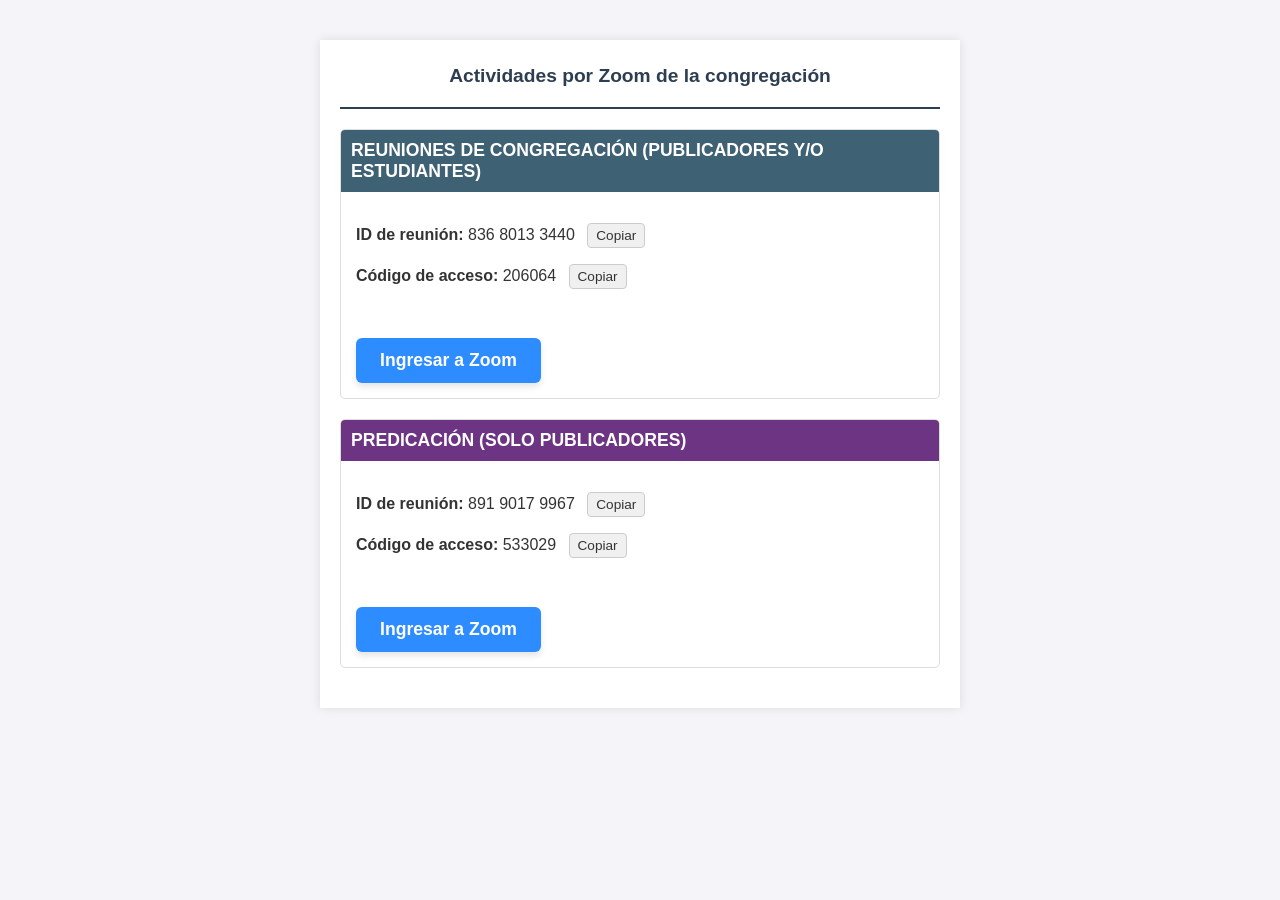
<file: index.html>
<!DOCTYPE html>
<html lang="es">
<head>
    <meta charset="UTF-8">
    <meta name="viewport" content="width=device-width, initial-scale=1.0">
    <title>Actividades por Zoom</title>
    <link rel="stylesheet" href="styles.css">
</head>
<body>

    <div class="container">
        <div class="header">
            <h1>Actividades por Zoom de la congregación</h1>
        </div>

        <!-- Sección: Reuniones de congregación -->
        <div class="section">
            <h2 class="section-title bg-entre-semana">Reuniones de congregación (Publicadores y/o estudiantes)</h2>
            <div class="section-content">
                <p>
                    <strong>ID de reunión:</strong> <span id="id-reunion">836 8013 3440</span> 
                    <button class="btn-copiar" onclick="copiarTexto('id-reunion')">Copiar</button>
                </p>
                <p>
                    <strong>Código de acceso:</strong> <span id="pass-reunion">206064</span> 
                    <button class="btn-copiar" onclick="copiarTexto('pass-reunion')">Copiar</button>
                </p>
                <br>
                <a href="https://jworg.zoom.us/j/83680133440?pwd=zbEFGEnjToTTvSPwaQFtCWHbOETrnb.1" target="_blank" class="btn-zoom">Ingresar a Zoom</a>
            </div>
        </div>

        <!-- Sección: Predicación -->
        <div class="section">
            <h2 class="section-title bg-servicio">Predicación (Solo publicadores)</h2>
            <div class="section-content">
                <p>
                    <strong>ID de reunión:</strong> <span id="id-predicacion">891 9017 9967</span> 
                    <button class="btn-copiar" onclick="copiarTexto('id-predicacion')">Copiar</button>
                </p>
                <p>
                    <strong>Código de acceso:</strong> <span id="pass-predicacion">533029</span> 
                    <button class="btn-copiar" onclick="copiarTexto('pass-predicacion')">Copiar</button>
                </p>
                <br>
                <a href="https://jworg.zoom.us/j/89190179967?pwd=MHxtlqqbuaGq5apmzyNu9tjIt08MwK.1" target="_blank" class="btn-zoom">Ingresar a Zoom</a>
            </div>
        </div>
    </div>

    <script src="script.js"></script>
</body>
</html>
</file>
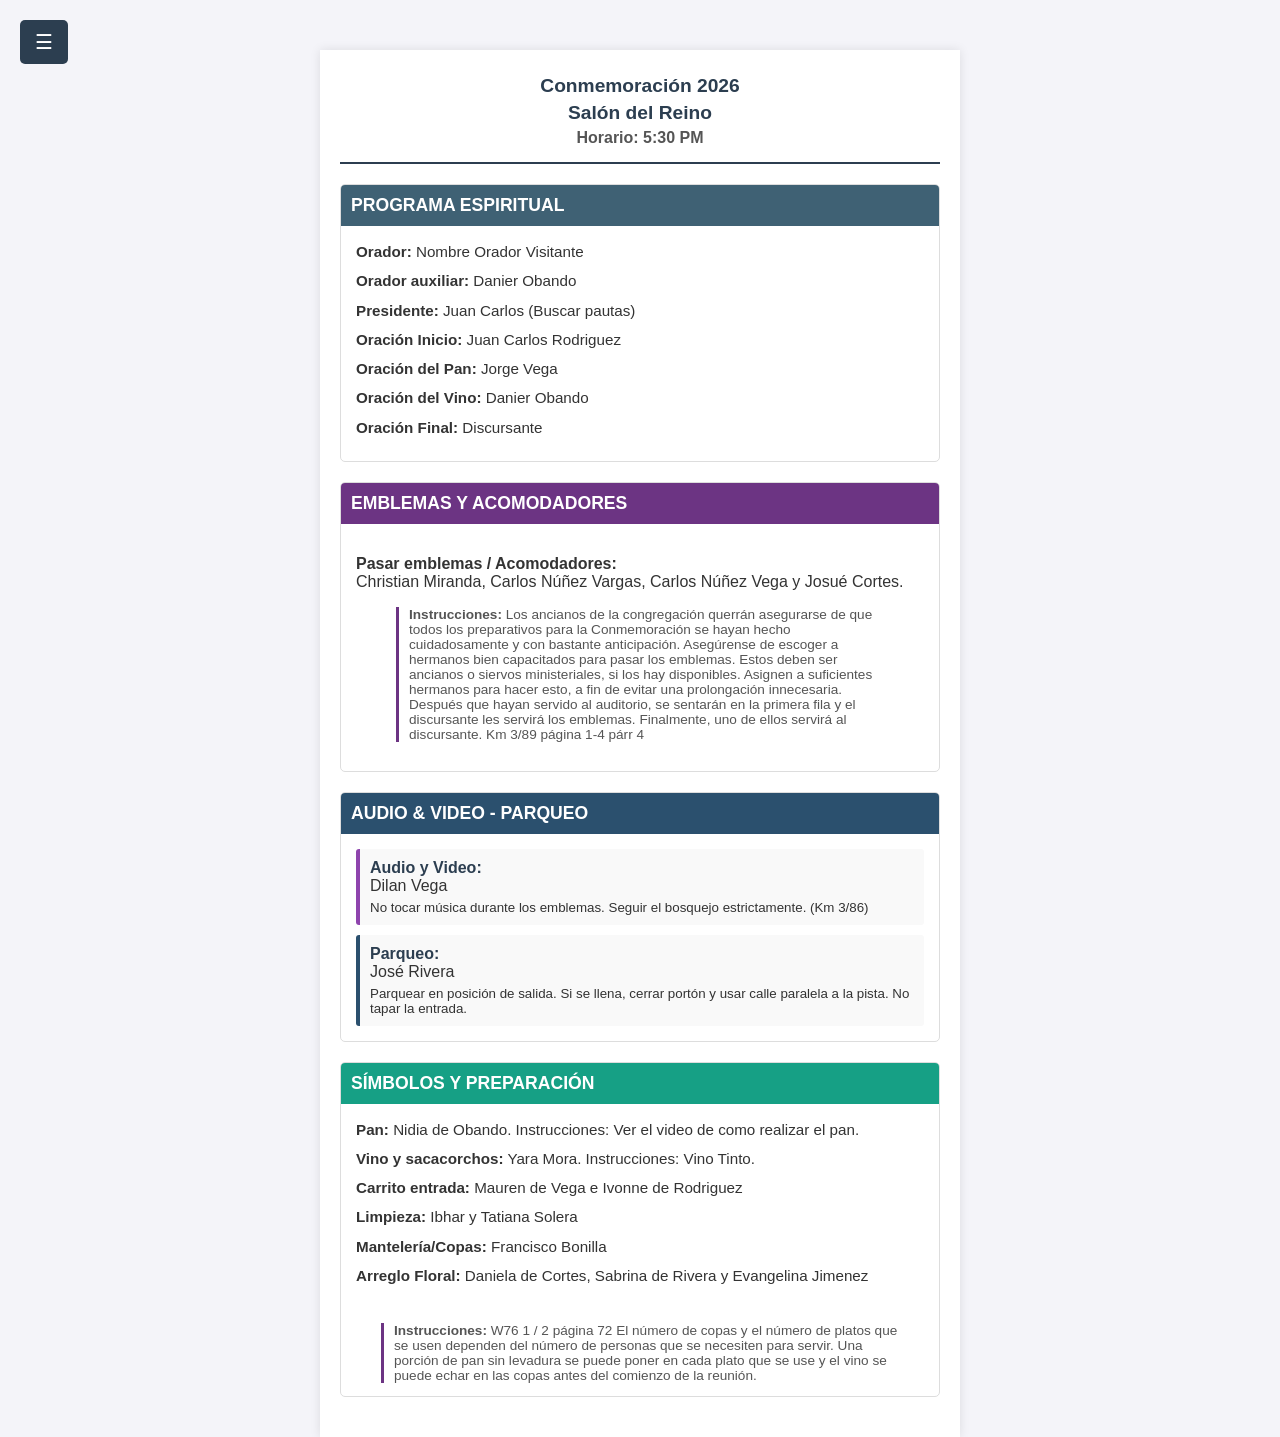
<file: conm2026.html>
<!DOCTYPE html>
<html lang="es">
<head>
    <meta charset="UTF-8">
    <meta name="viewport" content="width=device-width, initial-scale=1.0">
    <title>Conmemoración 2026</title>
    <link rel="stylesheet" href="styles.css">
</head>
<body>

    <div id="miMenuLateral" class="sidenav">
        <a href="javascript:void(0)" class="closebtn" onclick="cerrarMenu()">&times;</a>
        <a href="index.html">Inicio</a>
        <a href="#" onclick="solicitarPassword()">Acceso Restringido</a>
    </div>
    
    <div id="fondoOscuro" onclick="cerrarMenu()"></div>
    
    <div id="main">
        <button class="openbtn" onclick="abrirMenu()">&#9776;</button>

        <div class="container">
            <div class="header">
                <h1>Conmemoración 2026</h1>
                <h1>Salón del Reino</h1>
                <p>Horario: 5:30 PM</p>
            </div>

            <div class="section">
                <h2 class="section-title bg-entre-semana">Programa Espiritual</h2>
                <div class="section-content">
                    <ul>
                        <li><strong>Orador:</strong> Nombre Orador Visitante</li>
                        <li><strong>Orador auxiliar:</strong> Danier Obando</li>
                        <li><strong>Presidente:</strong> Juan Carlos (Buscar pautas)</li>
                        <li><strong>Oración Inicio:</strong> Juan Carlos Rodriguez</li>
                        <li><strong>Oración del Pan:</strong> Jorge Vega</li>
                        <li><strong>Oración del Vino:</strong> Danier Obando</li>
                        <li><strong>Oración Final:</strong> Discursante</li>
                    </ul>
                </div>
            </div>

            <div class="section">
                <h2 class="section-title bg-servicio">Emblemas y Acomodadores</h2>
                <div class="section-content">
                    <p><strong>Pasar emblemas / Acomodadores:</strong><br>
                    Christian Miranda, Carlos Núñez Vargas, Carlos Núñez Vega y Josué Cortes.</p>
                    
                    <blockquote style="font-size: 0.85rem; border-left: 3px solid #6c3483; padding-left: 10px; color: #555;">
                        <strong>Instrucciones:</strong> Los ancianos de la congregación querrán asegurarse de que todos los preparativos para la Conmemoración se hayan hecho cuidadosamente y con bastante anticipación. Asegúrense de escoger a hermanos bien capacitados para pasar los emblemas. Estos deben ser ancianos o siervos ministeriales, si los hay disponibles. Asignen a suficientes hermanos para hacer esto, a fin de evitar una prolongación innecesaria. Después que hayan servido al auditorio, se sentarán en la primera fila y el discursante les servirá los emblemas. Finalmente, uno de ellos servirá al discursante. Km 3/89 página 1-4 párr 4 
                    </blockquote>
                </div>
            </div>

            <div class="section">
                <h2 class="section-title bg-especiales">Audio & video - Parqueo</h2>
                <div class="section-content">
                    <div class="service-card">
                        <strong>Audio y Video:</strong> Dilan Vega
                        <small style="display:block; margin-top:5px;">No tocar música durante los emblemas. Seguir el bosquejo estrictamente. (Km 3/86)</small>
                    </div>
                    <div class="service-card" style="margin-top:10px; border-left-color: #2b506e;">
                        <strong>Parqueo:</strong> José Rivera
                        <small style="display:block; margin-top:5px;">Parquear en posición de salida. Si se llena, cerrar portón y usar calle paralela a la pista. No tapar la entrada.</small>
                    </div>

                </div>
            </div>

            <div class="section">
                <h2 class="section-title bg-precursores">Símbolos y Preparación</h2>
                <div class="section-content">
                    <ul>
                        <li><strong>Pan:</strong> Nidia de Obando. Instrucciones: Ver el video de como realizar el pan.</li>
                        <li><strong>Vino y sacacorchos:</strong> Yara Mora. Instrucciones: Vino Tinto.</li>
                        <li><strong>Carrito entrada:</strong> Mauren de Vega e Ivonne de Rodriguez</li>
                        <li><strong>Limpieza:</strong> Ibhar y Tatiana Solera</li>
                        <li><strong>Mantelería/Copas:</strong> Francisco Bonilla</li>
                        <li><strong>Arreglo Floral:</strong> Daniela de Cortes, Sabrina de Rivera y Evangelina Jimenez</li>
                    </ul>
                </div>

                    <blockquote style="font-size: 0.85rem; border-left: 3px solid #6c3483; padding-left: 10px; color: #555;">
                        <strong>Instrucciones:</strong> W76 1 / 2 página 72  El número de copas y el número de platos que se usen dependen del número de personas que se necesiten para servir. Una porción de pan sin levadura se puede poner en cada plato que se use y el vino se puede echar en las copas antes del comienzo de la reunión.
                    </blockquote>
            </div>
        </div>
    </div>

    <script src="script.js"></script>
</body>
</html>
</file>
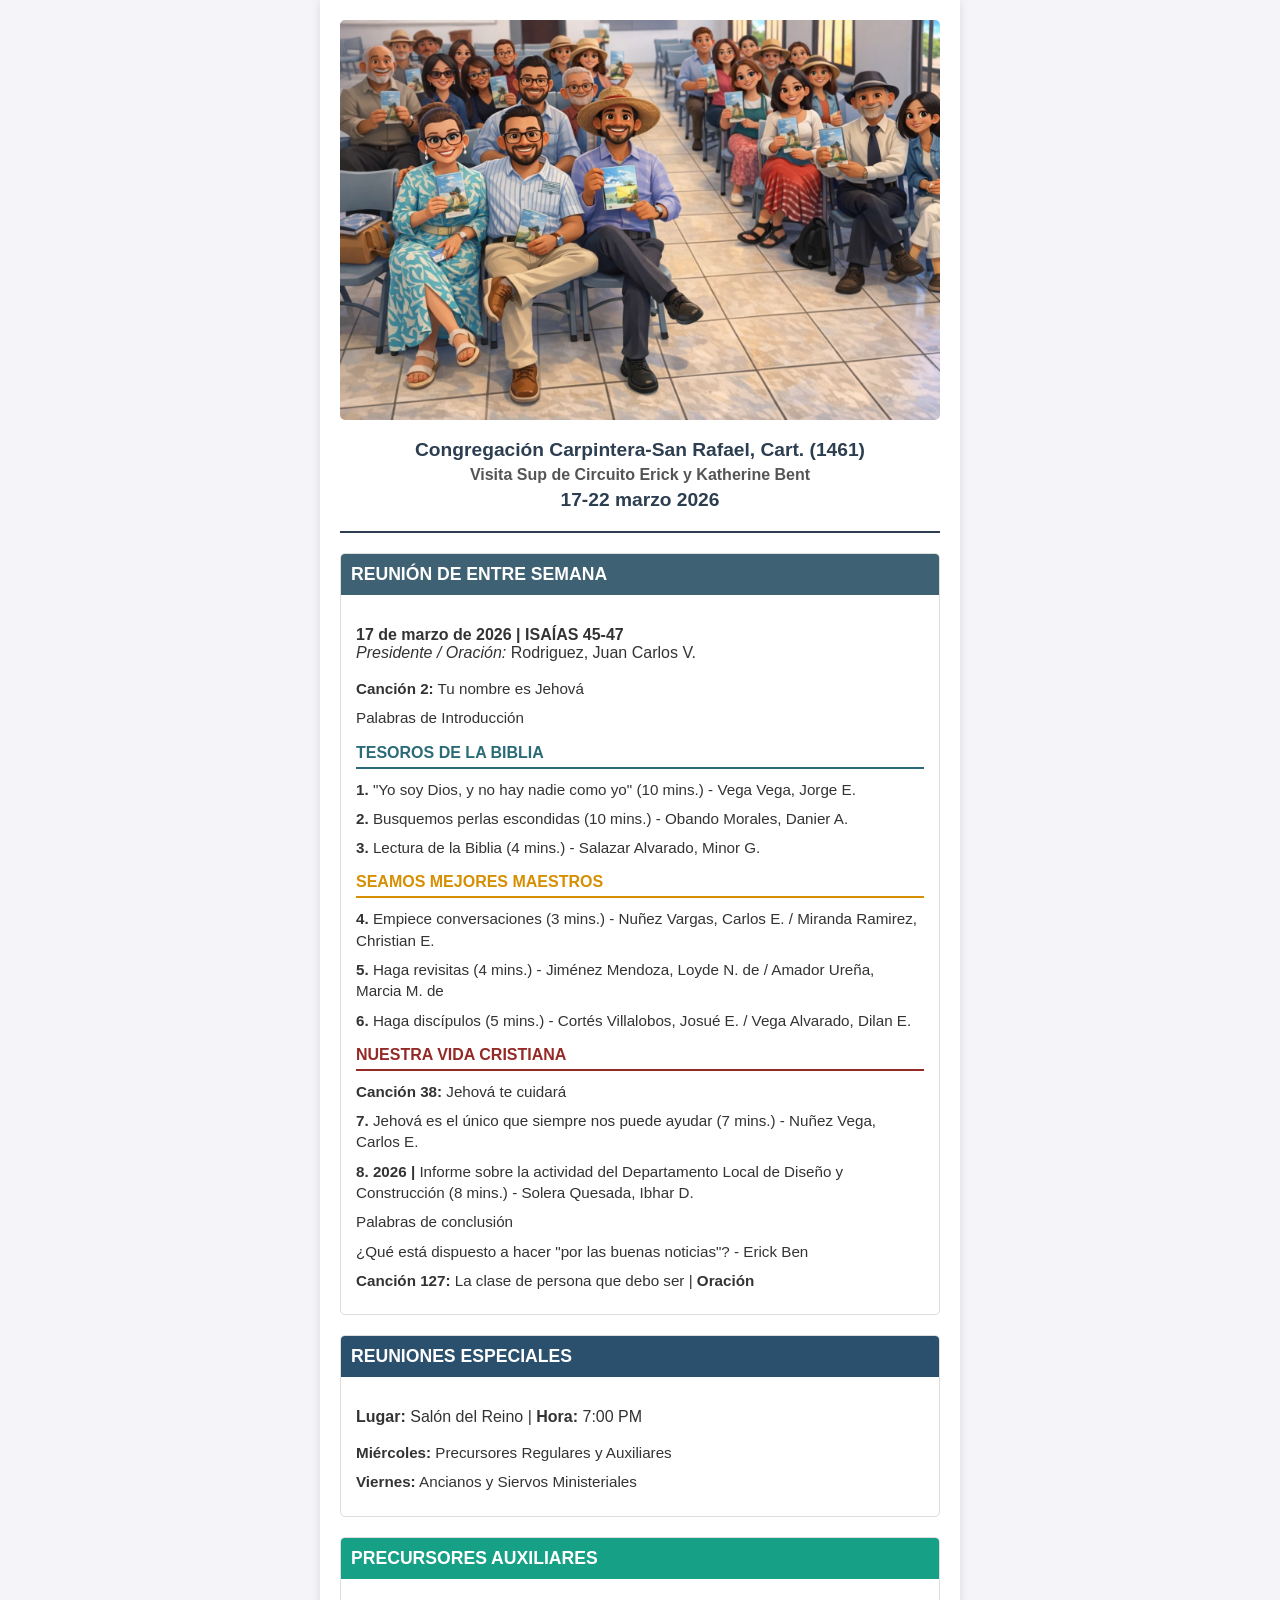
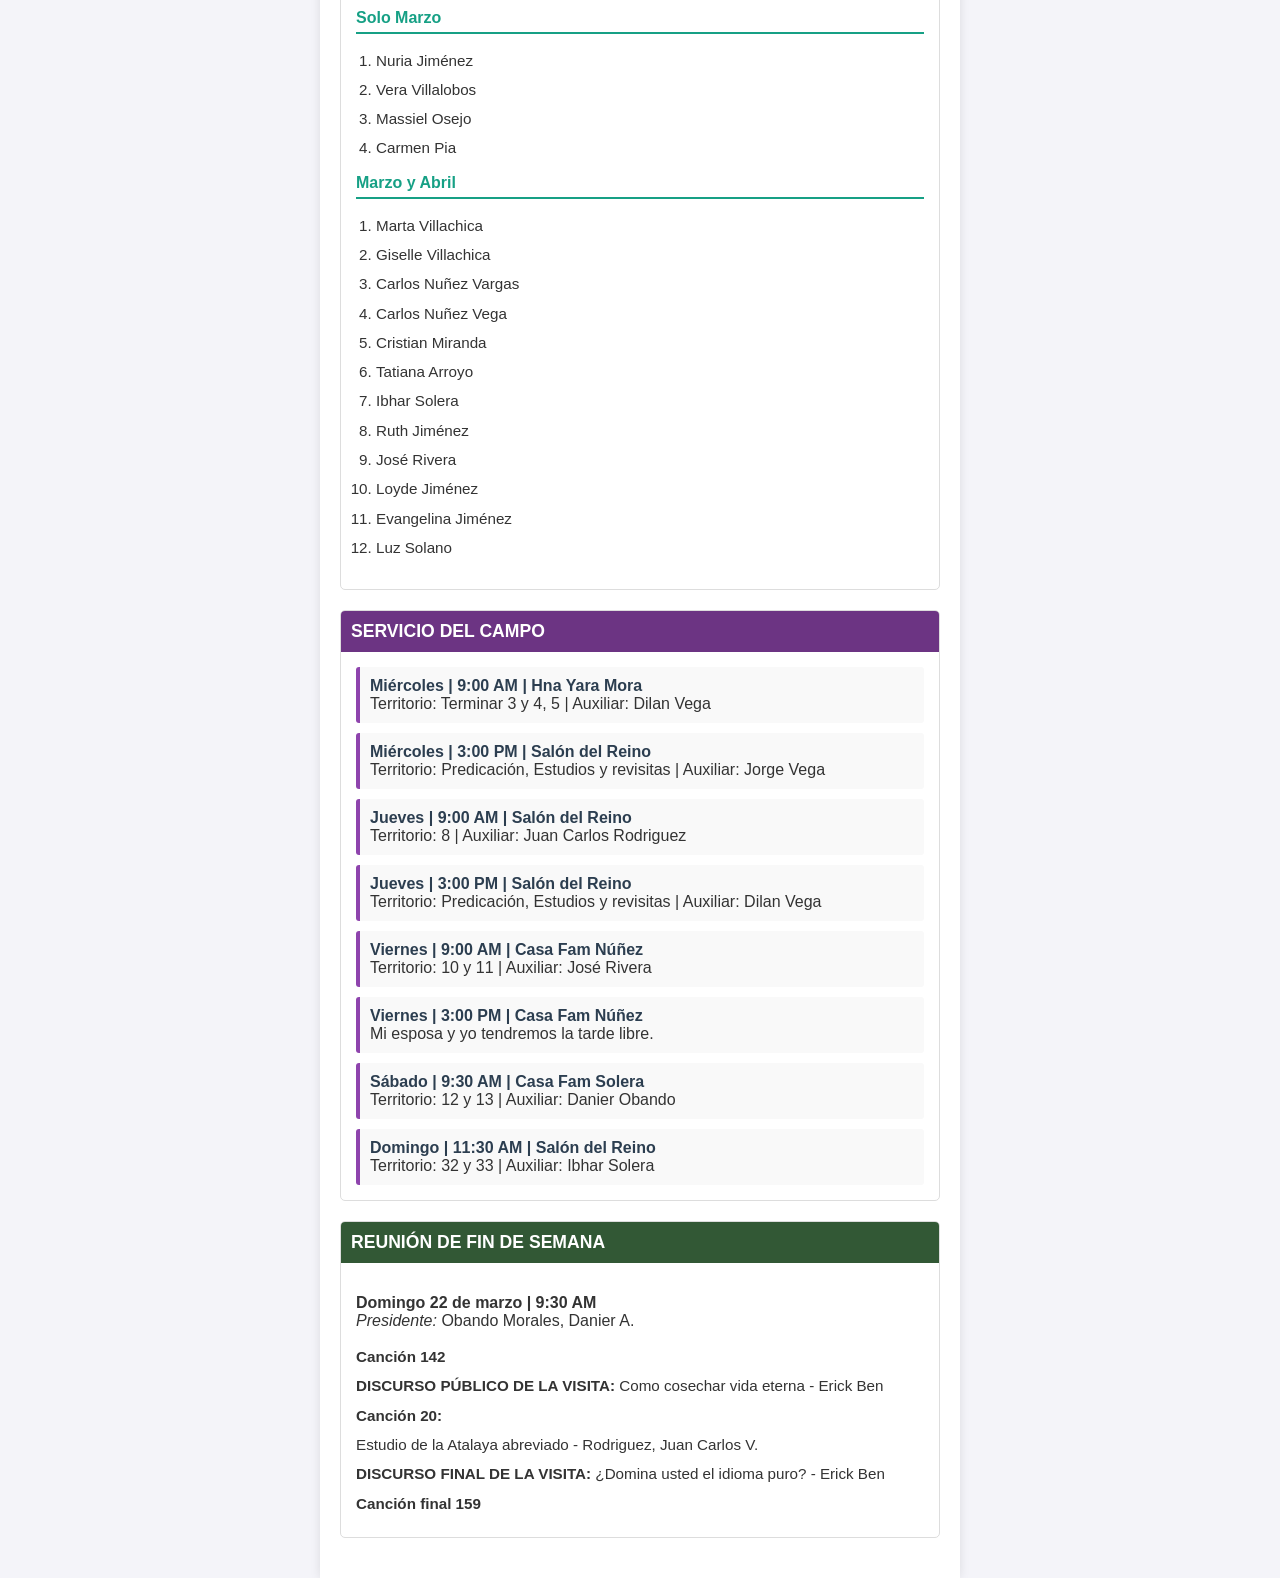
<file: index.html.html>
<!DOCTYPE html>
<html lang="es">
<head>
<meta charset="UTF-8">
<meta name="viewport" content="width=device-width, initial-scale=1.0">
<title>Brochure Congregación</title>
<style>
    body { font-family: 'Segoe UI', Tahoma, Geneva, Verdana, sans-serif; background-color: #f4f4f9; margin: 0; padding: 0; color: #333; }
    .container { max-width: 600px; margin: 0 auto; background-color: #fff; padding: 20px; box-shadow: 0 0 10px rgba(0,0,0,0.1); }
    .header { text-align: center; border-bottom: 2px solid #2c3e50; padding-bottom: 15px; margin-bottom: 20px; }
    .header img { max-width: 100%; height: auto; border-radius: 5px; margin-bottom: 10px; }
    .header h1 { font-size: 1.2rem; color: #2c3e50; margin: 5px 0; }
    .header p { font-size: 1rem; color: #555; margin: 0; font-weight: bold; }
    .section { margin-bottom: 20px; border-radius: 5px; overflow: hidden; border: 1px solid #ddd; }
    .section-title { background-color: #2c3e50; color: #fff; padding: 10px; font-size: 1.1rem; font-weight: bold; margin: 0; text-transform: uppercase; }
    .section-content { padding: 15px; }
    .subsection-title { font-weight: bold; margin-top: 15px; margin-bottom: 10px; padding-bottom: 5px; }
    ul { list-style-type: none; padding: 0; margin: 0; }
    li { margin-bottom: 8px; font-size: 0.95rem; line-height: 1.4; }
    .item-title { font-weight: bold; }
    .service-grid { display: grid; grid-template-columns: 1fr; gap: 10px; }
    .service-card { background-color: #f9f9f9; padding: 10px; border-left: 4px solid #8e44ad; border-radius: 3px; }
    .service-card strong { display: block; color: #2c3e50; }
</style>
</head>
<body>
<div class="container">
    <div class="header">
        <img src="Portada.png" alt="Imagen de encabezado">
        <h1>Congregación Carpintera-San Rafael, Cart. (1461)</h1>
        <p>Visita Sup de Circuito Erick y Katherine Bent</p>
        <h1>17-22 marzo 2026</h1>
    </div>

    <div class="section">
        <h2 class="section-title" style="background-color: #3f6174;">Reunión de Entre Semana</h2>
        <div class="section-content">
            <p><strong>17 de marzo de 2026 | ISAÍAS 45-47</strong><br>
            <em>Presidente / Oración:</em> Rodriguez, Juan Carlos V.</p>
            <ul>
                <li><span class="item-title">Canción 2:</span> Tu nombre es Jehová</li>
                <li>Palabras de Introducción</li>
            </ul>
            
            <div class="subsection-title" style="color: #2a6b77; border-bottom: 2px solid #2a6b77;">TESOROS DE LA BIBLIA</div>
            <ul>
                <li><strong>1.</strong> "Yo soy Dios, y no hay nadie como yo" (10 mins.) - Vega Vega, Jorge E.</li>
                <li><strong>2.</strong> Busquemos perlas escondidas (10 mins.) - Obando Morales, Danier A.</li>
                <li><strong>3.</strong> Lectura de la Biblia (4 mins.) - Salazar Alvarado, Minor G.</li>
            </ul>
            
            <div class="subsection-title" style="color: #d68f00; border-bottom: 2px solid #d68f00;">SEAMOS MEJORES MAESTROS</div>
            <ul>
                <li><strong>4.</strong> Empiece conversaciones (3 mins.) - Nuñez Vargas, Carlos E. / Miranda Ramirez, Christian E.</li>
                <li><strong>5.</strong> Haga revisitas (4 mins.) - Jiménez Mendoza, Loyde N. de / Amador Ureña, Marcia M. de</li>
                <li><strong>6.</strong> Haga discípulos (5 mins.) - Cortés Villalobos, Josué E. / Vega Alvarado, Dilan E.</li>
            </ul>
            
            <div class="subsection-title" style="color: #942926; border-bottom: 2px solid #942926;">NUESTRA VIDA CRISTIANA</div>
            <ul>
                <li><span class="item-title">Canción 38:</span> Jehová te cuidará</li>
                <li><strong>7.</strong> Jehová es el único que siempre nos puede ayudar (7 mins.) - Nuñez Vega, Carlos E.</li>
                <li><strong>8. 2026 |</strong> Informe sobre la actividad del Departamento Local de Diseño y Construcción (8 mins.) - Solera Quesada, Ibhar D.</li>
                <li>Palabras de conclusión</li>
                <li>¿Qué está dispuesto a hacer "por las buenas noticias"? - Erick Ben</li>
                <li><span class="item-title">Canción 127:</span> La clase de persona que debo ser | <strong>Oración</strong></li>
            </ul>
        </div>
    </div>

    <div class="section">
        <h2 class="section-title" style="background-color: #2b506e;">Reuniones Especiales</h2>
        <div class="section-content">
            <p><strong>Lugar:</strong> Salón del Reino | <strong>Hora:</strong> 7:00 PM</p>
            <ul>
                <li><strong>Miércoles:</strong> Precursores Regulares y Auxiliares</li>
                <li><strong>Viernes:</strong> Ancianos y Siervos Ministeriales</li>
            </ul>
        </div>
    </div>

    <div class="section">
        <h2 class="section-title" style="background-color: #16a085;">Precursores Auxiliares</h2>
        <div class="section-content">
            <div class="subsection-title" style="color: #16a085; border-bottom: 2px solid #16a085;">Solo Marzo</div>
            <ol style="padding-left: 20px; margin-bottom: 15px;">
                <li>Nuria Jiménez</li>
                <li>Vera Villalobos</li>
                <li>Massiel Osejo</li>
                <li>Carmen Pia</li>
            </ol>
            
            <div class="subsection-title" style="color: #16a085; border-bottom: 2px solid #16a085;">Marzo y Abril</div>
            <ol style="padding-left: 20px;">
                <li>Marta Villachica</li>
                <li>Giselle Villachica</li>
                <li>Carlos Nuñez Vargas</li>
                <li>Carlos Nuñez Vega</li>
                <li>Cristian Miranda</li>
                <li>Tatiana Arroyo</li>
                <li>Ibhar Solera</li>
                <li>Ruth Jiménez</li>
                <li>José Rivera</li>
                <li>Loyde Jiménez</li>
                <li>Evangelina Jiménez</li>
                <li>Luz Solano</li>
            </ol>
        </div>
    </div>

    <div class="section">
        <h2 class="section-title" style="background-color: #6c3483;">Servicio del Campo</h2>
        <div class="section-content service-grid">
            <div class="service-card">
                <strong>Miércoles | 9:00 AM | Hna Yara Mora</strong>
                Territorio: Terminar 3 y 4, 5 | Auxiliar: Dilan Vega
            </div>
            <div class="service-card">
                <strong>Miércoles | 3:00 PM | Salón del Reino</strong>
                Territorio: Predicación, Estudios y revisitas | Auxiliar: Jorge Vega
            </div>
            <div class="service-card">
                <strong>Jueves | 9:00 AM | Salón del Reino</strong>
                Territorio: 8 | Auxiliar: Juan Carlos Rodriguez
            </div>
            <div class="service-card">
                <strong>Jueves | 3:00 PM | Salón del Reino</strong>
                Territorio: Predicación, Estudios y revisitas | Auxiliar: Dilan Vega
            </div>
            <div class="service-card">
                <strong>Viernes | 9:00 AM | Casa Fam Núñez</strong>
                Territorio: 10 y 11 | Auxiliar: José Rivera
            </div>
            <div class="service-card">
                <strong>Viernes | 3:00 PM | Casa Fam Núñez</strong>
                Mi esposa y yo tendremos la tarde libre.
            </div>
            <div class="service-card">
                <strong>Sábado | 9:30 AM | Casa Fam Solera</strong>
                Territorio: 12 y 13 | Auxiliar: Danier Obando
            </div>
            <div class="service-card">
                <strong>Domingo | 11:30 AM | Salón del Reino</strong>
                Territorio: 32 y 33 | Auxiliar: Ibhar Solera
            </div>
        </div>
    </div>

    <div class="section">
        <h2 class="section-title" style="background-color: #325835;">Reunión de Fin de Semana</h2>
        <div class="section-content">
            <p><strong>Domingo 22 de marzo | 9:30 AM</strong><br>
            <em>Presidente:</em> Obando Morales, Danier A.</p>
            <ul>
                <li><span class="item-title">Canción 142</span></li>
                <li><strong>DISCURSO PÚBLICO DE LA VISITA:</strong> Como cosechar vida eterna - Erick Ben</li>
                <li><span class="item-title">Canción 20:</span></li>
                <li>Estudio de la Atalaya abreviado - Rodriguez, Juan Carlos V.</li>
                <li><strong>DISCURSO FINAL DE LA VISITA:</strong> ¿Domina usted el idioma puro? - Erick Ben</li>
                <li><span class="item-title">Canción final 159</span></li>
            </ul>
        </div>
    </div>
</div>
</body>
</html>
</file>
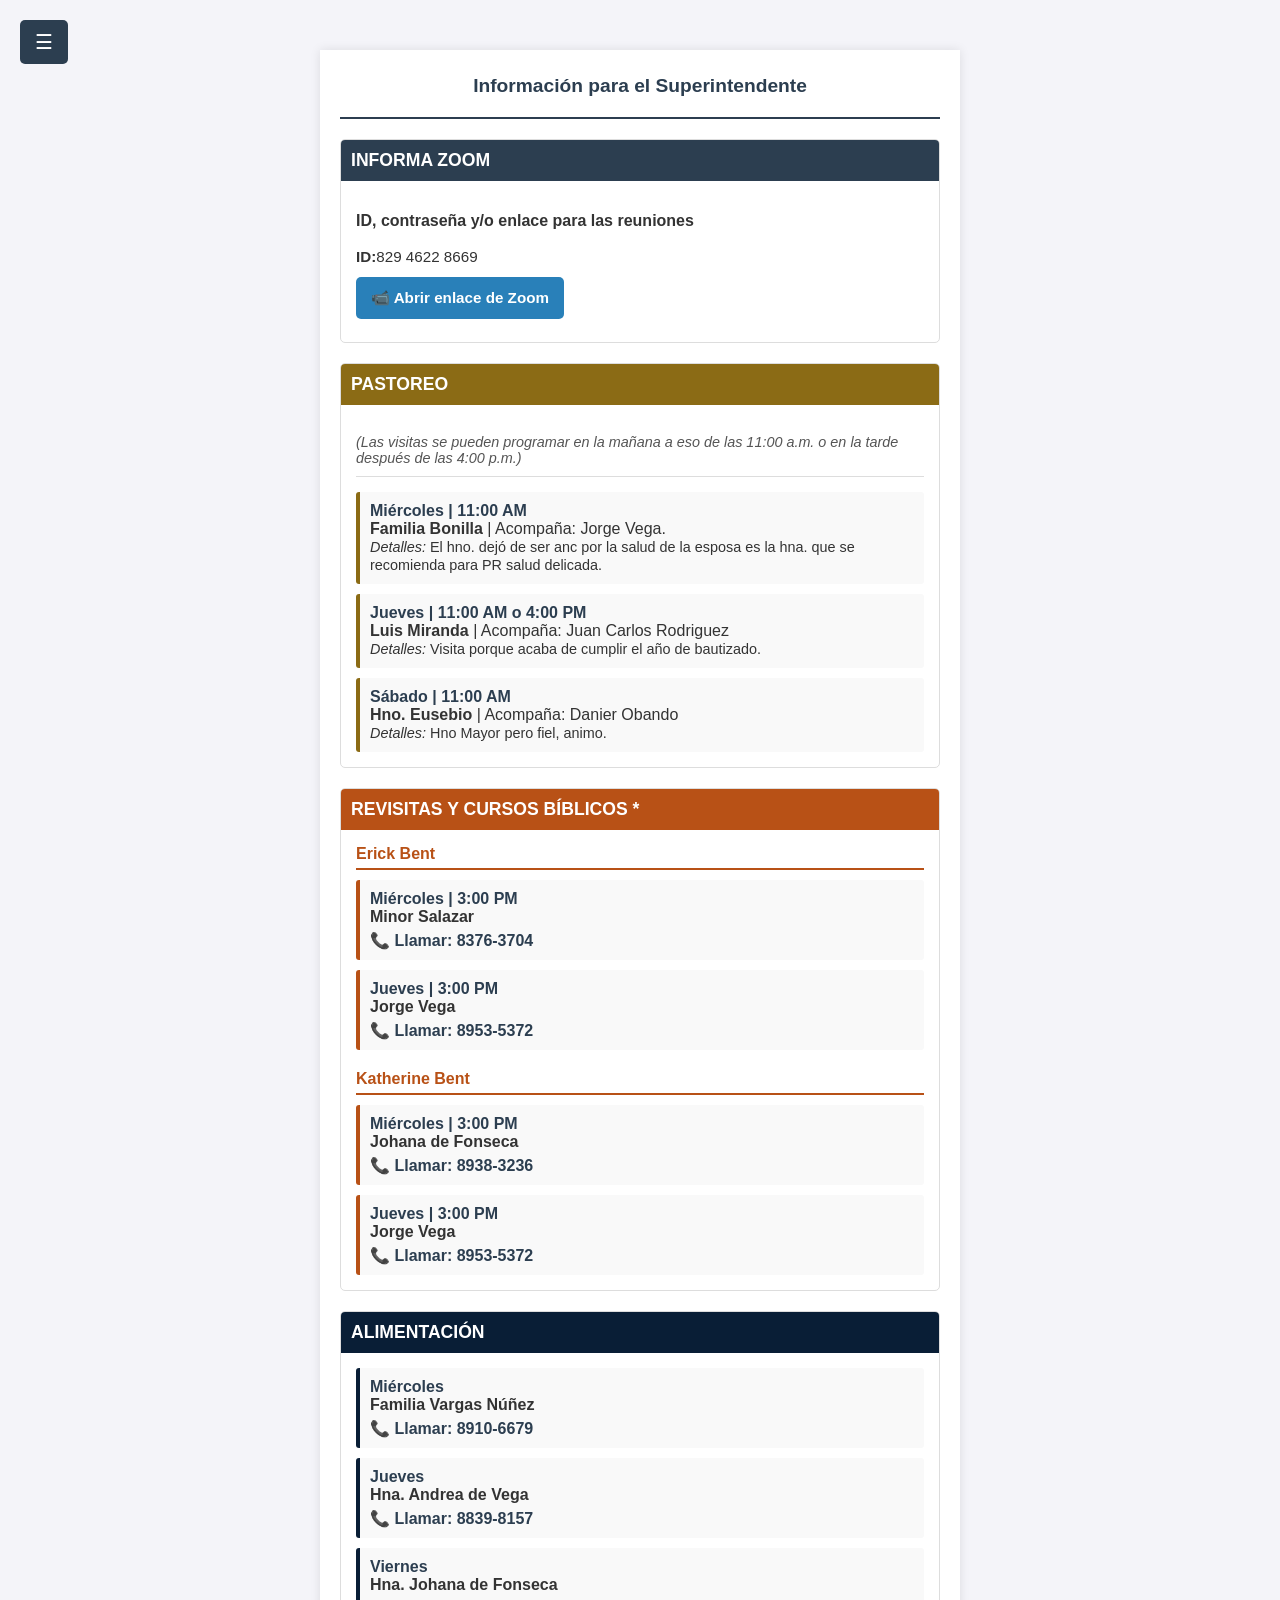
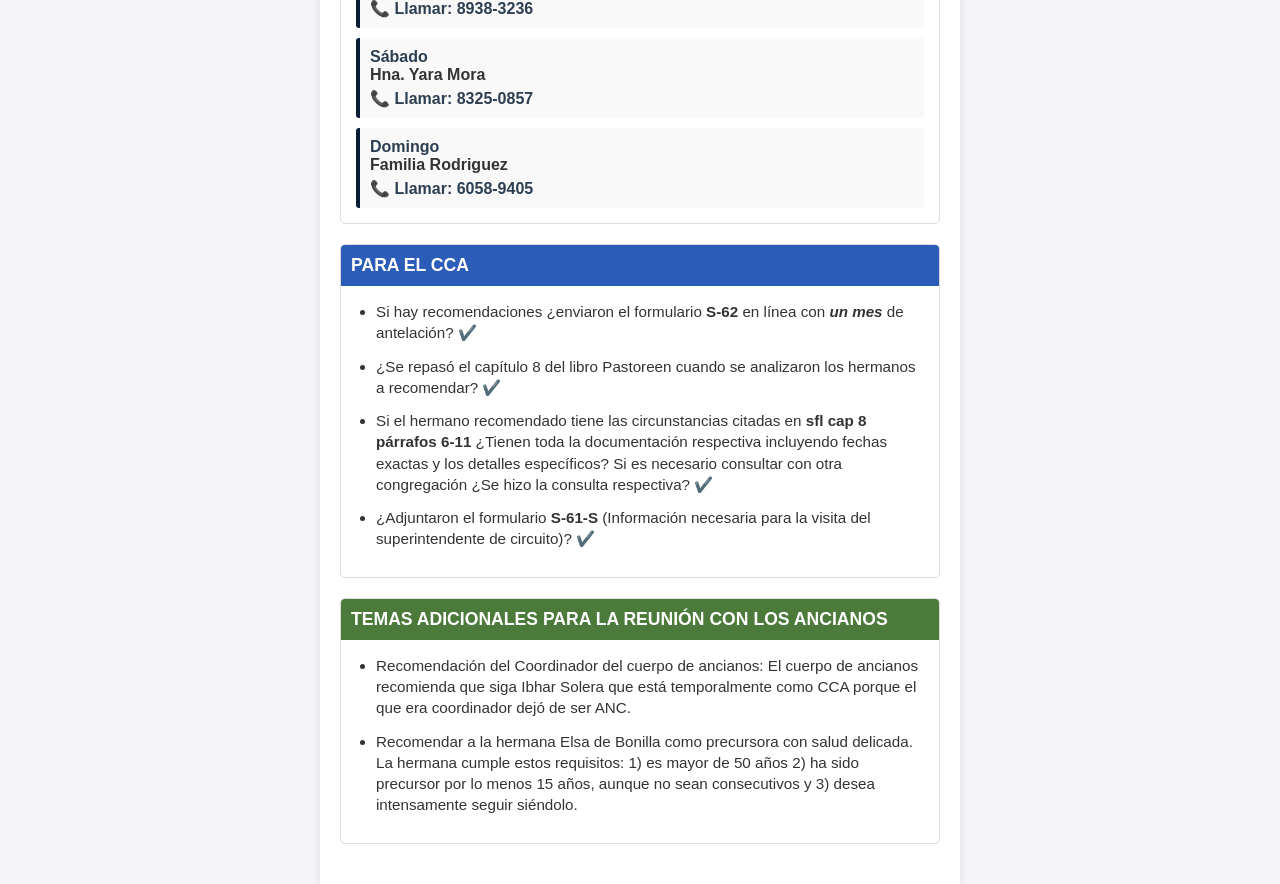
<file: superintendente.html>
<!DOCTYPE html>
<html lang="es">
<head>
    <meta charset="UTF-8">
    <meta name="viewport" content="width=device-width, initial-scale=1.0">
    <title>Información Superintendente</title>
    <link rel="stylesheet" href="styles.css">
</head>
<body>

    <div id="miMenuLateral" class="sidenav">
        <a href="javascript:void(0)" class="closebtn" onclick="cerrarMenu()">&times;</a>
        <a href="index.html">Inicio</a>
        <a href="#" onclick="solicitarPassword()">Superintendente</a>
        <a href="ancianos.html">Ancianos</a>
        <a href="otros.html">Otros</a>
    </div>
    
    <div id="fondoOscuro" onclick="cerrarMenu()"></div>

    <div id="main">
        <button class="openbtn" onclick="abrirMenu()">&#9776;</button>

        <div class="container">
            <div class="header">
                <h1>Información para el Superintendente</h1>
            </div>

            <div class="section">
                <h2 class="section-title" style="background-color: #2c3e50;">Informa Zoom</h2>
                <div class="section-content">
                    <p><strong>ID, contraseña y/o enlace para las reuniones</strong></p>
                    <ul style="margin-top: 10px;">
                        <li><strong>ID:</strong>829 4622 8669</li>
                        <li style="margin-top: 10px;">
                            <a href="https://jworg.zoom.us/j/82946228669?pwd=5c1sDBTXBRl3K6dUJ6H2Q4EZHojGH3.1 " target="_blank" style="display: inline-block; background-color: #2980b9; color: white; padding: 10px 15px; text-decoration: none; border-radius: 5px; font-weight: bold; word-break: break-all;">
                                📹 Abrir enlace de Zoom
                            </a>
                        </li>
                    </ul>
                </div>
            </div>

            <div class="section">
                <h2 class="section-title" style="background-color: #8b6b15;">Pastoreo</h2>
                <div class="section-content">
                    <p style="font-size: 0.9rem; color: #555; margin-bottom: 15px; border-bottom: 1px solid #ddd; padding-bottom: 10px;">
                        <em>(Las visitas se pueden programar en la mañana a eso de las 11:00 a.m. o en la tarde después de las 4:00 p.m.)</em>
                    </p>
                    
                    <div class="service-grid">
                        <div class="service-card" style="border-left-color: #8b6b15;">
                            <strong>Miércoles | 11:00 AM</strong>
                            <span class="item-title">Familia Bonilla</span> | Acompaña: Jorge Vega.<br>
                            <span style="font-size: 0.9rem;"><em>Detalles:</em> El hno. dejó de ser anc por la salud de la esposa es la hna. que se recomienda para PR salud delicada.</span>
                        </div>
                        
                        <div class="service-card" style="border-left-color: #8b6b15;">
                            <strong>Jueves | 11:00 AM o 4:00 PM</strong>
                            <span class="item-title">Luis Miranda</span> | Acompaña: Juan Carlos Rodriguez<br>
                            <span style="font-size: 0.9rem;"><em>Detalles:</em> Visita porque acaba de cumplir el año de bautizado.</span>
                        </div>
                        
                        <div class="service-card" style="border-left-color: #8b6b15;">
                            <strong>Sábado | 11:00 AM</strong>
                            <span class="item-title">Hno. Eusebio</span> | Acompaña: Danier Obando<br>
                            <span style="font-size: 0.9rem;"><em>Detalles:</em> Hno Mayor pero fiel, animo.</span>
                        </div>
                    </div>
                </div>
            </div>

            <div class="section">
                <h2 class="section-title" style="background-color: #b85116;">Revisitas y Cursos Bíblicos *</h2>
                <div class="section-content">
                    
                    <div class="subsection-title" style="color: #b85116; border-bottom: 2px solid #b85116; margin-top: 0;">Erick Bent</div>
                    <div class="service-grid">
                        <div class="service-card" style="border-left-color: #b85116;">
                            <strong>Miércoles | 3:00 PM</strong>
                            <span class="item-title">Minor Salazar</span><br>
                            <a href="tel:+50683763704" style="display: inline-block; margin-top: 5px; color: #2c3e50; text-decoration: none; font-weight: bold;">📞 Llamar: 8376-3704</a>
                        </div>
                        <div class="service-card" style="border-left-color: #b85116;">
                            <strong>Jueves | 3:00 PM</strong>
                            <span class="item-title">Jorge Vega</span><br>
                            <a href="tel:+50689535372" style="display: inline-block; margin-top: 5px; color: #2c3e50; text-decoration: none; font-weight: bold;">📞 Llamar: 8953-5372</a>
                        </div>
                    </div>

                    <div class="subsection-title" style="color: #b85116; border-bottom: 2px solid #b85116; margin-top: 20px;">Katherine Bent</div>
                    <div class="service-grid">
                        <div class="service-card" style="border-left-color: #b85116;">
                            <strong>Miércoles | 3:00 PM</strong>
                            <span class="item-title">Johana de Fonseca</span><br>
                            <a href="tel:+50689383236" style="display: inline-block; margin-top: 5px; color: #2c3e50; text-decoration: none; font-weight: bold;">📞 Llamar: 8938-3236</a>
                        </div>
                        <div class="service-card" style="border-left-color: #b85116;">
                            <strong>Jueves | 3:00 PM</strong>
                            <span class="item-title">Jorge Vega</span><br>
                            <a href="tel:+50689535372" style="display: inline-block; margin-top: 5px; color: #2c3e50; text-decoration: none; font-weight: bold;">📞 Llamar: 8953-5372</a>
                        </div>
                    </div>

                </div>
            </div>

            <div class="section">
                <h2 class="section-title" style="background-color: #091e36;">Alimentación</h2>
                <div class="section-content service-grid">
                    <div class="service-card" style="border-left-color: #091e36;">
                        <strong>Miércoles</strong>
                        <span class="item-title">Familia Vargas Núñez</span><br>
                        <a href="tel:+50689106679" style="display: inline-block; margin-top: 5px; color: #2c3e50; text-decoration: none; font-weight: bold;">📞 Llamar: 8910-6679</a>
                    </div>
                    <div class="service-card" style="border-left-color: #091e36;">
                        <strong>Jueves</strong>
                        <span class="item-title">Hna. Andrea de Vega</span><br>
                        <a href="tel:+50688398157" style="display: inline-block; margin-top: 5px; color: #2c3e50; text-decoration: none; font-weight: bold;">📞 Llamar: 8839-8157</a>
                    </div>
                    <div class="service-card" style="border-left-color: #091e36;">
                        <strong>Viernes</strong>
                        <span class="item-title">Hna. Johana de Fonseca</span><br>
                        <a href="tel:+50689383236" style="display: inline-block; margin-top: 5px; color: #2c3e50; text-decoration: none; font-weight: bold;">📞 Llamar: 8938-3236</a>
                    </div>
                    <div class="service-card" style="border-left-color: #091e36;">
                        <strong>Sábado</strong>
                        <span class="item-title">Hna. Yara Mora</span><br>
                        <a href="tel:+50683250857" style="display: inline-block; margin-top: 5px; color: #2c3e50; text-decoration: none; font-weight: bold;">📞 Llamar: 8325-0857</a>
                    </div>
                    <div class="service-card" style="border-left-color: #091e36;">
                        <strong>Domingo</strong>
                        <span class="item-title">Familia Rodriguez</span><br>
                        <a href="tel:+50660589405" style="display: inline-block; margin-top: 5px; color: #2c3e50; text-decoration: none; font-weight: bold;">📞 Llamar: 6058-9405</a>
                    </div>
                </div>
            </div>

            <div class="section">
                <h2 class="section-title" style="background-color: #2b5cb8;">Para el CCA</h2>
                <div class="section-content">
                    <ul style="list-style-type: disc; padding-left: 20px;">
                        <li style="margin-bottom: 12px;">Si hay recomendaciones ¿enviaron el formulario <strong>S-62</strong> en línea con <em><strong>un mes</strong></em> de antelación? ✔️</li>
                        <li style="margin-bottom: 12px;">¿Se repasó el capítulo 8 del libro Pastoreen cuando se analizaron los hermanos a recomendar? ✔️</li>
                        <li style="margin-bottom: 12px;">Si el hermano recomendado tiene las circunstancias citadas en <strong>sfl cap 8 párrafos 6-11</strong> ¿Tienen toda la documentación respectiva incluyendo fechas exactas y los detalles específicos? Si es necesario consultar con otra congregación ¿Se hizo la consulta respectiva? ✔️</li>
                        <li style="margin-bottom: 12px;">¿Adjuntaron el formulario <strong>S-61-S</strong> (Información necesaria para la visita del superintendente de circuito)? ✔️</li>
                    </ul>
                </div>
            </div>

            <div class="section">
                <h2 class="section-title" style="background-color: #4b7a3a;">Temas adicionales para la reunión con los ancianos</h2>
                <div class="section-content">
                    <ul style="list-style-type: disc; padding-left: 20px;">
                        <li style="margin-bottom: 12px;">Recomendación del Coordinador del cuerpo de ancianos: El cuerpo de ancianos recomienda que siga Ibhar Solera que está temporalmente como CCA porque el que era coordinador dejó de ser ANC.</li>
                        <li style="margin-bottom: 12px;">Recomendar a la hermana Elsa de Bonilla como precursora con salud delicada. La hermana cumple estos requisitos: 1) es mayor de 50 años 2) ha sido precursor por lo menos 15 años, aunque no sean consecutivos y 3) desea intensamente seguir siéndolo.</li>
                    </ul>
                </div>
            </div>

        </div> </div>

    <script src="script.js"></script>
</body>

</html>
</file>
<file: styles.css>
/* =========================================
   ESTILOS GENERALES (Diseño original)
   ========================================= */


body { 
    font-family: 'Segoe UI', Tahoma, Geneva, Verdana, sans-serif; 
    background-color: #f4f4f9; 
    margin: 0; 
    padding: 0; 
    color: #333; 
}
.container { 
    max-width: 600px; 
    margin: 0 auto; 
    background-color: #fff; 
    padding: 20px; 
    box-shadow: 0 0 10px rgba(0,0,0,0.1); 
}
.header { 
    text-align: center; 
    border-bottom: 2px solid #2c3e50; 
    padding-bottom: 15px; 
    margin-bottom: 20px; 
}
.header img { 
    max-width: 100%; 
    height: auto; 
    border-radius: 5px; 
    margin-bottom: 10px; 
}
.header h1 { 
    font-size: 1.2rem; 
    color: #2c3e50; 
    margin: 5px 0; 
}
.header p { 
    font-size: 1rem; 
    color: #555; 
    margin: 0; 
    font-weight: bold; 
}
.section { 
    margin-bottom: 20px; 
    border-radius: 5px; 
    overflow: hidden; 
    border: 1px solid #ddd; 
}
.section-title { 
    color: #fff; 
    padding: 10px; 
    font-size: 1.1rem; 
    font-weight: bold; 
    margin: 0; 
    text-transform: uppercase; 
}
.section-content { padding: 15px; }
.subsection-title { 
    font-weight: bold; 
    margin-top: 15px; 
    margin-bottom: 10px; 
    padding-bottom: 5px; 
}
ul { list-style-type: none; padding: 0; margin: 0; }
li { margin-bottom: 8px; font-size: 0.95rem; line-height: 1.4; }
.item-title { font-weight: bold; }
.service-grid { 
    display: grid; 
    grid-template-columns: 1fr; 
    gap: 10px; 
}
.service-card { 
    background-color: #f9f9f9; 
    padding: 10px; 
    border-left: 4px solid #8e44ad; 
    border-radius: 3px; 
}
.service-card strong { display: block; color: #2c3e50; }

/* =========================================
   CLASES DE COLORES EXTRAÍDAS DEL HTML
   ========================================= */
.bg-entre-semana { background-color: #3f6174; }
.bg-especiales { background-color: #2b506e; }
.bg-precursores { background-color: #16a085; }
.bg-servicio { background-color: #6c3483; }
.bg-fin-semana { background-color: #325835; }

.text-tesoros { color: #2a6b77; border-bottom: 2px solid #2a6b77; }
.text-maestros { color: #d68f00; border-bottom: 2px solid #d68f00; }
.text-vida { color: #942926; border-bottom: 2px solid #942926; }
.text-precursores { color: #16a085; border-bottom: 2px solid #16a085; }

.lista-precursores { padding-left: 20px; margin-bottom: 15px; }

/* =========================================
   ESTILOS DEL MENÚ LATERAL Y DESPLAZAMIENTO
   ========================================= */
.sidenav {
    height: 100%;
    width: 0; /* Ancho inicial en 0 para mantenerlo oculto */
    position: fixed;
    z-index: 1000;
    top: 0;
    left: 0;
    background-color: #2c3e50;
    overflow-x: hidden;
    transition: 0.5s; /* Velocidad de la animación */
    padding-top: 60px;
    box-shadow: 2px 0 5px rgba(0,0,0,0.2);
}

.sidenav a {
    padding: 15px 25px;
    text-decoration: none;
    font-size: 1.1rem;
    color: #ecf0f1;
    display: block;
    transition: 0.3s;
    border-bottom: 1px solid rgba(255,255,255,0.1);
}

.sidenav a:hover {
    color: #16a085;
    background-color: #34495e;
}

.sidenav .closebtn {
    position: absolute;
    top: 0;
    right: 25px;
    font-size: 36px;
    margin-left: 50px;
    border-bottom: none;
}

#main {
    transition: margin-left 0.5s; /* Debe coincidir con la velocidad del sidenav */
    padding-top: 10px;
}

.openbtn {
    font-size: 20px;
    cursor: pointer;
    background-color: #2c3e50;
    color: white;
    padding: 10px 15px;
    border: none;
    border-radius: 5px;
    position: fixed;
    top: 20px;
    left: 20px;
    z-index: 999;
}

.openbtn:hover {
    background-color: #34495e;
}

/* Ajuste para que el contenedor no quede tapado por el botón al inicio */
@media (min-width: 768px) {
    .container {
        margin-top: 40px;
    }
}

/* Fondo oscuro para el menú superpuesto */
#fondoOscuro {
    display: none; /* Oculto por defecto */
    position: fixed;
    top: 0;
    left: 0;
    width: 100%;
    height: 100%;
    background-color: rgba(0, 0, 0, 0.5); /* Negro con 50% de opacidad */
    z-index: 998; /* Justo debajo del menú (z-index: 1000) y el botón (z-index: 999) */
}

/* para index de zoom

/* Botón para copiar texto */
.btn-copiar {
    background-color: #f0f0f0;
    border: 1px solid #cccccc;
    border-radius: 4px;
    padding: 4px 8px;
    font-size: 0.85em;
    cursor: pointer;
    margin-left: 8px;
    transition: background-color 0.2s;
    color: #333333;
}

.btn-copiar:hover {
    background-color: #e0e0e0;
}

/* Botón principal para ingresar a Zoom */
.btn-zoom {
    display: inline-block;
    background-color: #2D8CFF; /* Azul característico de plataformas de video */
    color: #ffffff;
    text-decoration: none;
    padding: 12px 24px;
    border-radius: 6px;
    font-weight: bold;
    font-size: 1.1em;
    margin-top: 15px;
    text-align: center;
    box-shadow: 0 4px 6px rgba(0, 0, 0, 0.1);
    transition: background-color 0.3s, transform 0.2s;
}

.btn-zoom:hover {
    background-color: #1a73e8;
    transform: translateY(-2px);
    color: #ffffff;
}
</file>
